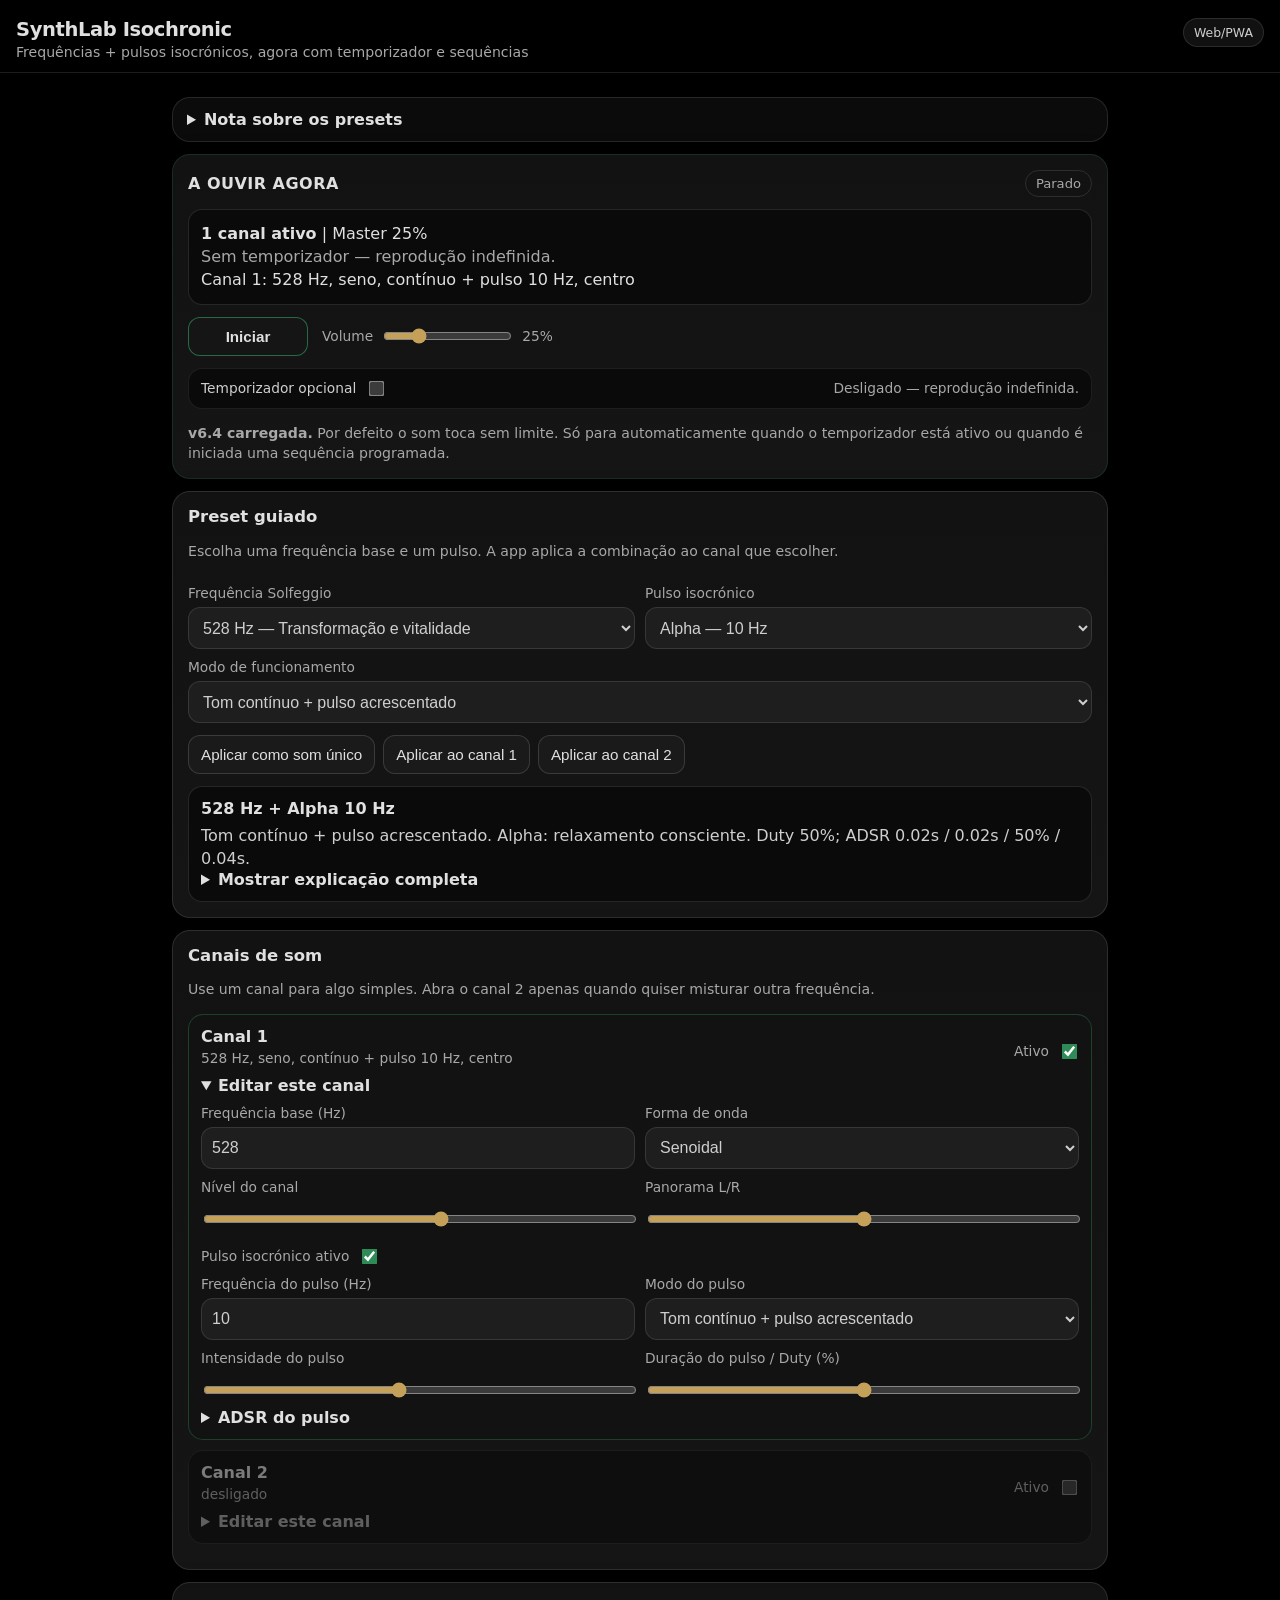
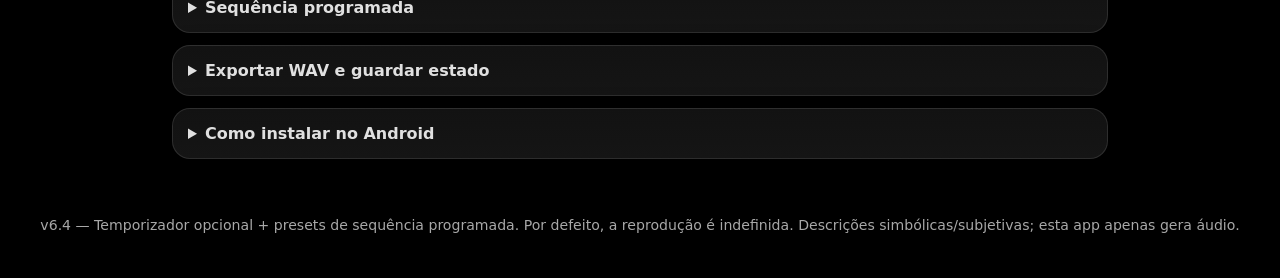
<file: index.html>
<!doctype html>
<html lang="pt-PT">
<head>
  <meta charset="utf-8" />
  <meta name="viewport" content="width=device-width, initial-scale=1, viewport-fit=cover" />
  <meta name="theme-color" content="#000000" />
  <meta name="description" content="SynthLab Isochronic PWA v6.4: gerador leve de frequências, pulsos isocrónicos, temporizador opcional e presets de sequências programadas." />
  <link rel="manifest" href="manifest.json?v=6_4" />
  <link rel="icon" href="icons/icon.svg?v=6_4" type="image/svg+xml" />
  <link rel="apple-touch-icon" href="icons/icon-192.png?v=6_4" />
  <title>SynthLab Isochronic</title>
  <link rel="stylesheet" href="style.css?v=6_4" />
</head>
<body>
  <header class="app-header">
    <div>
      <h1>SynthLab Isochronic</h1>
      <p class="subtitle">Frequências + pulsos isocrónicos, agora com temporizador e sequências</p>
    </div>
    <span class="pill" id="installState">v6.4 Web/PWA</span>
  </header>

  <main>
    <details class="notice">
      <summary>Nota sobre os presets</summary>
      <p>
        Os presets Solfeggio/isocrónicos são mapeamentos simbólicos, subjetivos e experimentais.
        Esta aplicação gera áudio para exploração sonora, relaxamento, meditação e estudo de frequências.
        Não é um dispositivo médico, não diagnostica, não trata, não cura e não previne doenças.
        Os presets não substituem aconselhamento médico, psicológico ou terapêutico profissional.
        Use volume baixo e interrompa a utilização se sentir desconforto.
      </p>
    </details>

    <section class="status-card" aria-live="polite">
      <div class="status-topline">
        <strong>A OUVIR AGORA</strong>
        <span id="engineState" class="state-off">Parado</span>
      </div>
      <div id="nowSummary" class="now-summary">Nenhum som ativo.</div>
      <div class="main-controls">
        <button id="playStop" class="primary">Iniciar</button>
        <label class="inline-control">Volume
          <input id="masterVolume" type="range" min="0" max="100" value="25" />
          <span id="masterLabel">25%</span>
        </label>
      </div>

      <div class="timer-strip" id="timerStrip">
        <div class="timer-topline">
          <label class="switch-row timer-switch">Temporizador opcional
            <input id="timerEnabled" type="checkbox" />
          </label>
          <span id="timerStatus" class="timer-status">Desligado — reprodução indefinida.</span>
        </div>
        <div class="timer-fields" id="timerFields">
          <label>Horas
            <input id="timerHours" type="number" min="0" max="24" step="1" value="0" />
          </label>
          <label>Minutos
            <input id="timerMinutes" type="number" min="0" max="59" step="1" value="20" />
          </label>
        </div>
      </div>

      <p class="safety-note"><strong>v6.4 carregada.</strong> Por defeito o som toca sem limite. Só para automaticamente quando o temporizador está ativo ou quando é iniciada uma sequência programada.</p>
    </section>

    <section class="card">
      <h2>Preset guiado</h2>
      <p class="hint">Escolha uma frequência base e um pulso. A app aplica a combinação ao canal que escolher.</p>
      <div class="grid two">
        <label>Frequência Solfeggio
          <select id="baseSelect"></select>
        </label>
        <label>Pulso isocrónico
          <select id="pulseSelect"></select>
        </label>
      </div>
      <label>Modo de funcionamento
        <select id="modeSelect">
          <option value="continuous_plus_pulse">Tom contínuo + pulso acrescentado</option>
          <option value="pulse_base">Pulsar o tom base</option>
        </select>
      </label>
      <div class="button-row">
        <button id="applySingle">Aplicar como som único</button>
        <button id="applyCh1">Aplicar ao canal 1</button>
        <button id="applyCh2">Aplicar ao canal 2</button>
      </div>
      <div class="explain-box">
        <div id="presetTitle" class="preset-title"></div>
        <div id="presetShort" class="preset-short"></div>
        <details>
          <summary>Mostrar explicação completa</summary>
          <p id="presetFull"></p>
        </details>
      </div>
    </section>

    <section class="card">
      <h2>Canais de som</h2>
      <p class="hint">Use um canal para algo simples. Abra o canal 2 apenas quando quiser misturar outra frequência.</p>
      <div id="channels"></div>
    </section>

    <details class="card details-card sequence-card">
      <summary>Sequência programada</summary>
      <p class="hint">
        Para sessões em etapas: cada linha define frequência base, pulso e duração. Exemplo incluído:
        Escolha um preset de sequência ou edite manualmente cada etapa. O campo Pulso aceita decimais: 0.1, 0.5 ou 0,1 / 0,5.
      </p>

      <div class="sequence-preset-row">
        <label>Preset de sequência
          <select id="sequencePresetSelect"></select>
        </label>
        <button id="loadSequencePreset" type="button">Carregar preset</button>
      </div>
      <p id="sequencePresetDesc" class="hint sequence-preset-desc"></p>
      <div id="sequenceRows" class="sequence-rows"></div>
      <div class="button-row">
        <button id="addSequenceFromPreset">Adicionar preset atual</button>
        <button id="addSequenceCustom">Adicionar linha vazia</button>
        <button id="startSequence" class="sequence-start">Iniciar sequência</button>
        <button id="stopSequence">Parar sequência</button>
      </div>
      <label class="switch-row sequence-loop">Repetir a sequência quando chegar ao fim
        <input id="sequenceLoop" type="checkbox" />
      </label>
      <p id="sequenceStatus" class="hint sequence-status">Sequência parada.</p>
    </details>

    <details class="card details-card export-card">
      <summary>Exportar WAV e guardar estado</summary>
      <div class="grid two padded-top">
        <label>Duração WAV (s)
          <input id="wavDuration" type="number" min="1" max="600" step="1" value="30" />
        </label>
        <label>Nome do ficheiro
          <input id="wavName" type="text" value="synthlab_isochronic.wav" />
        </label>
      </div>
      <div class="button-row">
        <button id="exportWav">Exportar WAV</button>
        <button id="saveState">Guardar estado</button>
        <button id="loadState">Carregar estado</button>
      </div>
      <p class="hint">A exportação em telemóveis pode demorar alguns segundos. Para ficheiros longos, use durações moderadas.</p>
    </details>

    <details class="card details-card">
      <summary>Como instalar no Android</summary>
      <ol>
        <li>Abrir o link da aplicação no <strong>Chrome Android</strong>, com Internet ligada.</li>
        <li>Esperar que a aplicação carregue completamente.</li>
        <li>Abrir o menu do Chrome nos três pontos <strong>⋮</strong>.</li>
        <li>Escolher a opção que aparecer: <strong>Instalar app</strong>, <strong>Criar atalho</strong>, <strong>Adicionar ao ecrã principal</strong> ou <strong>Adicionar à página inicial</strong>.</li>
        <li>Confirmar a criação do ícone.</li>
        <li>Abrir a aplicação pelo novo ícone ainda com Internet ligada.</li>
        <li>Esperar 20–30 segundos e abrir pelo menos um preset.</li>
        <li>Fechar a aplicação, ativar <strong>Modo avião</strong> e abrir novamente pelo ícone.</li>
      </ol>
      <p class="hint">Se abrir e mostrar os presets em modo avião, ficou disponível offline. A Internet só é necessária para o primeiro carregamento e para futuras atualizações.</p>
    </details>
  </main>

  <footer>
    <p>v6.4 — Temporizador opcional + presets de sequência programada. Por defeito, a reprodução é indefinida. Descrições simbólicas/subjetivas; esta app apenas gera áudio.</p>
  </footer>

  <script src="presets.js?v=6_4"></script>
  <script src="app.js?v=6_4"></script>
</body>
</html>
</file>
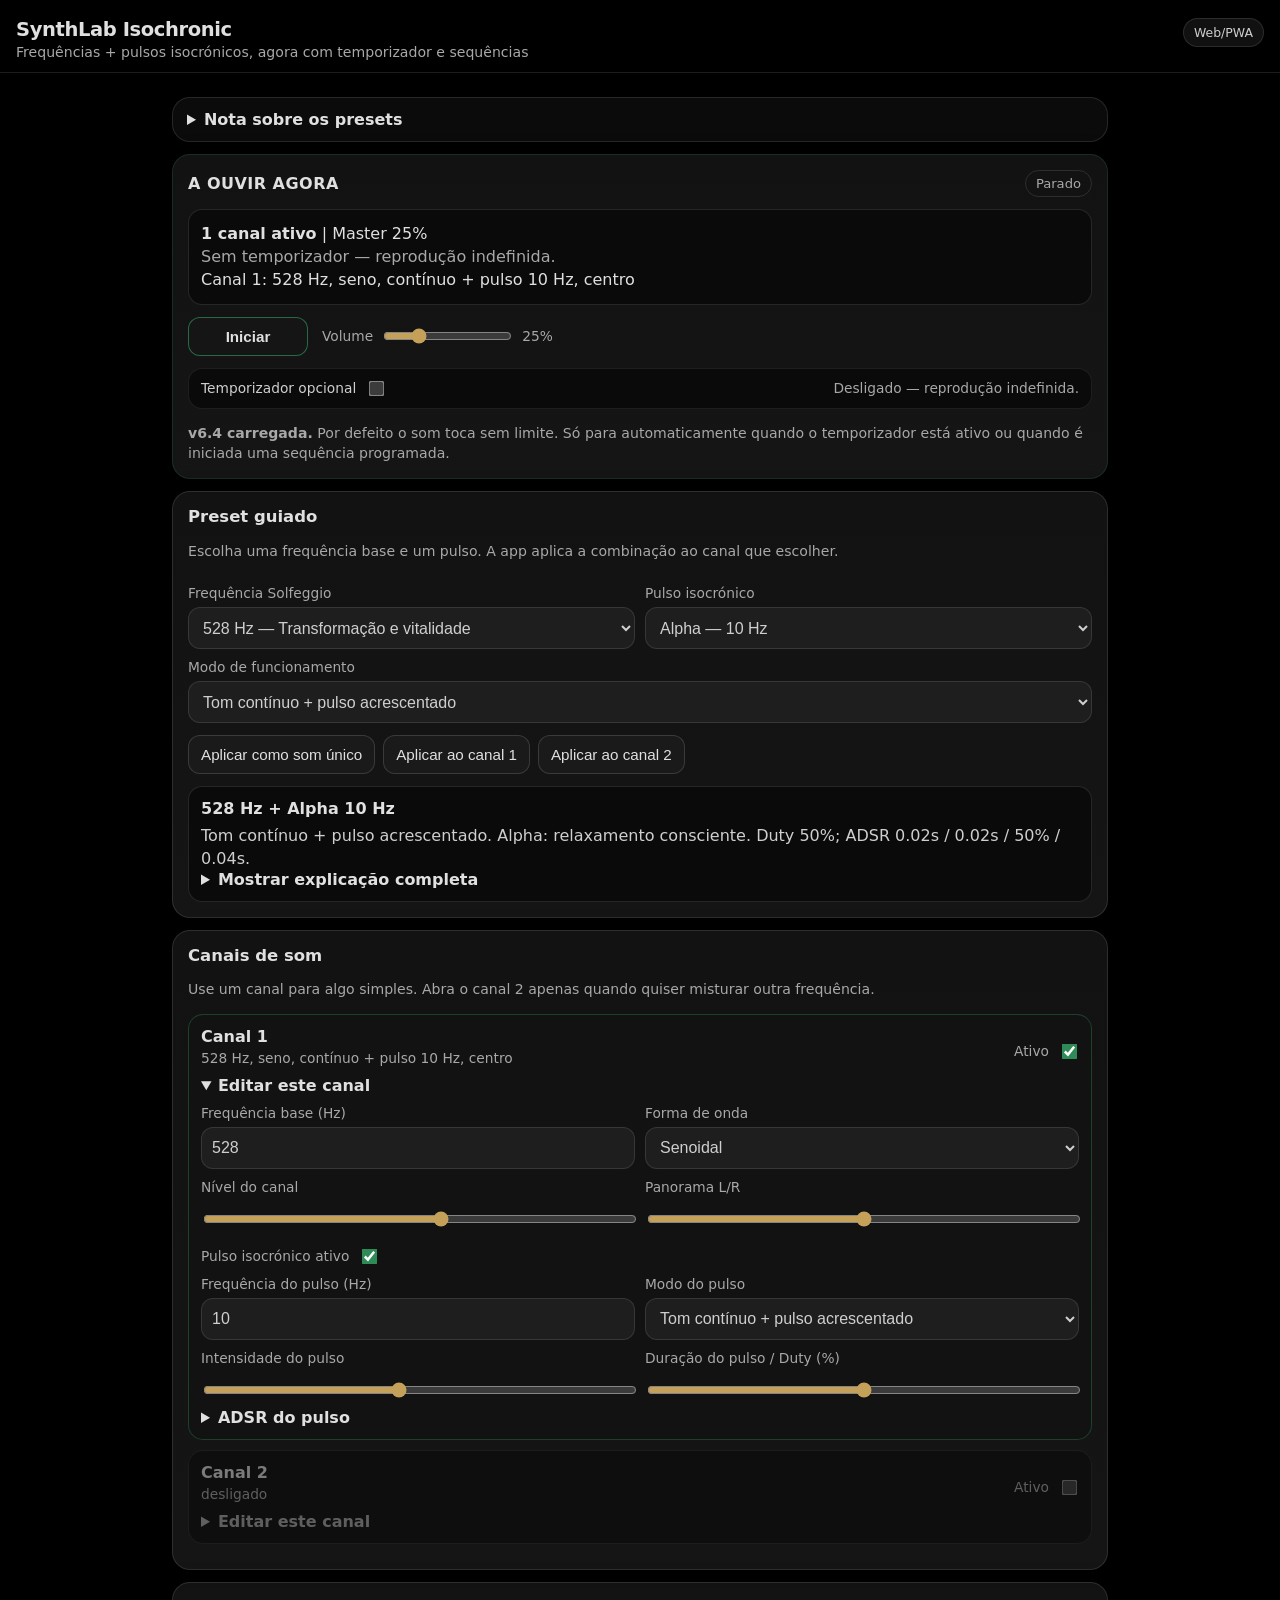
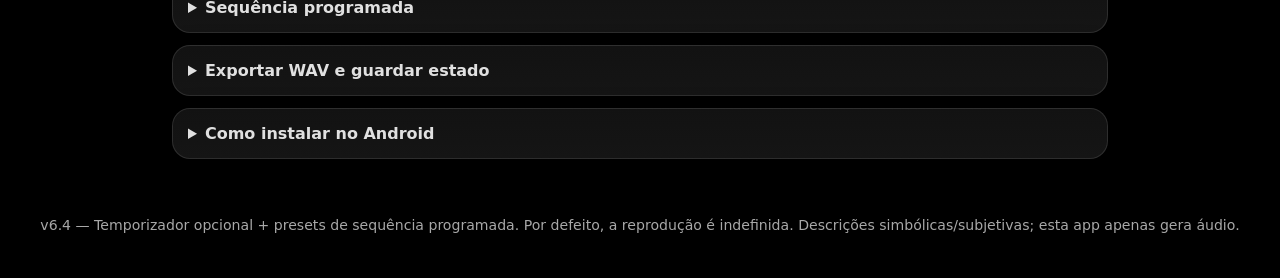
<file: limpar_cache.html>
<!doctype html>
<html lang="pt-PT">
<head>
  <meta charset="utf-8" />
  <meta name="viewport" content="width=device-width, initial-scale=1" />
  <title>SynthLab — limpar cache</title>
  <style>
    body{background:#000;color:#e0e0e0;font-family:system-ui,-apple-system,Segoe UI,sans-serif;max-width:720px;margin:0 auto;padding:32px;line-height:1.55}
    .box{border:1px solid rgba(255,255,255,.18);border-radius:16px;padding:20px;background:#121212}
    button,a{display:inline-block;margin-top:12px;padding:12px 16px;border-radius:12px;border:1px solid rgba(255,255,255,.24);background:#1e1e1e;color:#e0e0e0;text-decoration:none;font-weight:700}
    .ok{color:#7ed8a8}.warn{color:#c5a059}
  </style>
</head>
<body>
  <div class="box">
    <h1>SynthLab — limpar versão antiga</h1>
    <p>Esta página remove service workers, caches e estado local antigos desta PWA e depois abre a versão v6.4.</p>
    <p id="status" class="warn">A limpar...</p>
    <button id="again">Limpar novamente</button>
    <a href="index.html?v=6_3_manual">Abrir v6.4 manualmente</a>
  </div>
  <script>
    async function clearSynthLab() {
      const status = document.getElementById('status');
      try {
        if ('serviceWorker' in navigator) {
          const regs = await navigator.serviceWorker.getRegistrations();
          await Promise.all(regs.map(r => r.unregister()));
        }
        if ('caches' in window) {
          const names = await caches.keys();
          await Promise.all(names.map(n => caches.delete(n)));
        }
        try { localStorage.clear(); } catch(e) {}
        try { sessionStorage.clear(); } catch(e) {}
        status.textContent = 'Limpeza concluída. A abrir v6.4...';
        status.className = 'ok';
        setTimeout(() => { location.href = 'index.html?v=6_3_' + Date.now(); }, 900);
      } catch (err) {
        status.textContent = 'Não consegui limpar tudo automaticamente. Usa o botão para abrir a v6.4 manualmente.';
        console.error(err);
      }
    }
    document.getElementById('again').addEventListener('click', clearSynthLab);
    clearSynthLab();
  </script>
</body>
</html>
</file>
<file: style.css>
:root {
  --bg: #000000;
  --card: #121212;
  --card2: #151515;
  --input: #1E1E1E;
  --text: #E0E0E0;
  --text-soft: #CFCFCF;
  --muted: #A8A8A8;
  --line: rgba(224,224,224,.13);
  --line-soft: rgba(224,224,224,.09);
  --line-focus: rgba(197,160,89,.58);
  --slider: #C5A059;       /* ouro-sândalo: reservado para sliders e foco */
  --slider-soft: rgba(197,160,89,.12);
  --success: #2E8B57;      /* verde esmeralda: ativação/conclusão */
  --success-soft: rgba(46,139,87,.12);
  --danger: #9A4B4B;
  --shadow: 0 10px 26px rgba(0,0,0,.50);
  color-scheme: dark;
  font-family: system-ui, -apple-system, BlinkMacSystemFont, "Segoe UI", sans-serif;
}
* { box-sizing: border-box; }
html, body { margin: 0; padding: 0; background: var(--bg); color: var(--text); }
body { min-height: 100vh; }
.app-header {
  padding: 18px 16px 12px;
  display: flex;
  gap: 12px;
  justify-content: space-between;
  align-items: flex-start;
  position: sticky;
  top: 0;
  z-index: 10;
  background: linear-gradient(180deg, rgba(0,0,0,.98), rgba(0,0,0,.90));
  backdrop-filter: blur(8px);
  border-bottom: 1px solid var(--line);
}
h1 { margin: 0; font-size: 1.22rem; letter-spacing: -.02em; color: var(--text); }
.subtitle { margin: 3px 0 0; color: var(--muted); font-size: .88rem; }
.pill {
  border: 1px solid var(--line);
  border-radius: 999px;
  padding: 6px 10px;
  font-size: .78rem;
  color: var(--text-soft);
  background: #111111;
  white-space: nowrap;
}
main { width: min(960px, 100%); margin: 0 auto; padding: 12px; }
.card, .status-card, .notice {
  background: linear-gradient(180deg, var(--card), var(--card2));
  border: 1px solid var(--line);
  border-radius: 18px;
  padding: 15px;
  margin: 12px 0;
  box-shadow: var(--shadow);
}
.status-card { border-color: rgba(46,139,87,.22); }
.notice {
  padding: 12px 14px;
  background: #0B0B0B;
  box-shadow: none;
}
.notice summary {
  cursor: pointer;
  color: var(--text);
  font-weight: 700;
}
.notice p { color: var(--muted); line-height: 1.48; margin-bottom: 0; }
.status-topline { display: flex; justify-content: space-between; align-items: center; gap: 10px; }
.status-topline strong { color: var(--text); letter-spacing: .03em; }
.state-off, .state-on {
  border-radius: 999px;
  padding: 5px 10px;
  font-size: .82rem;
  border: 1px solid var(--line);
}
.state-off { color: var(--muted); }
.state-on { color: #DDEEE5; border-color: rgba(46,139,87,.62); background: var(--success-soft); }
.now-summary {
  margin: 12px 0;
  padding: 12px;
  background: #0A0A0A;
  border: 1px solid var(--line);
  border-radius: 14px;
  line-height: 1.45;
  min-height: 46px;
  color: var(--text);
}
.now-summary strong { color: var(--text); }
.main-controls { display: flex; align-items: center; gap: 14px; flex-wrap: wrap; }
button {
  border: 1px solid rgba(224,224,224,.16);
  border-radius: 12px;
  background: #1A1A1A;
  color: var(--text);
  padding: 10px 12px;
  font-size: .95rem;
  cursor: pointer;
  box-shadow: none;
}
button:hover { border-color: rgba(224,224,224,.26); background: #202020; }
button:active { transform: translateY(1px); }
button.primary {
  background: #151515;
  color: var(--text);
  border: 1px solid rgba(46,139,87,.72);
  font-weight: 800;
  min-width: 120px;
}
button.primary:hover { background: rgba(46,139,87,.10); }
button.stop {
  background: #5A2525;
  color: #F2E6E6;
  border-color: #8A4141;
}
#exportWav {
  border-color: rgba(46,139,87,.88);
  background: rgba(46,139,87,.06);
  color: var(--text);
  font-weight: 750;
}
#exportWav:hover { background: rgba(46,139,87,.13); }
#saveState, #loadState {
  border-color: rgba(224,224,224,.16);
  color: var(--text);
}
.button-row { display: flex; gap: 8px; flex-wrap: wrap; margin-top: 12px; }
h2 { margin: 0 0 8px; font-size: 1.03rem; color: var(--text); }
.hint, .safety-note, footer { color: var(--muted); font-size: .88rem; line-height: 1.45; }
.safety-note { margin-bottom: 0; }
.grid { display: grid; gap: 10px; }
.grid.two { grid-template-columns: 1fr 1fr; }
label { display: grid; gap: 6px; color: var(--muted); font-size: .86rem; margin-top: 10px; }
.inline-control { display: flex; align-items: center; gap: 8px; margin: 0; }
input, select {
  width: 100%;
  min-height: 42px;
  border-radius: 12px;
  border: 1px solid var(--line);
  background: var(--input);
  color: var(--text-soft);
  padding: 8px 10px;
  font-size: 1rem;
  outline: none;
}
input:focus, select:focus {
  border-color: var(--line-focus);
  box-shadow: 0 0 0 2px var(--slider-soft);
}
select option { color: var(--text); background: var(--input); }
input[type="range"] {
  padding: 0;
  min-height: 32px;
  border: 0;
  background: transparent;
  accent-color: var(--slider);
}
input[type="range"]:focus { box-shadow: none; }
input[type="checkbox"] {
  accent-color: var(--success);
}
.explain-box {
  margin-top: 12px;
  padding: 12px;
  background: #0A0A0A;
  border-radius: 14px;
  border: 1px solid var(--line);
}
.preset-title { font-weight: 800; margin-bottom: 6px; color: var(--text); }
.preset-short { color: var(--text-soft); line-height: 1.45; }
details { color: var(--muted); }
details summary { cursor: pointer; color: var(--text); font-weight: 700; }
details p, details li { line-height: 1.48; }
.channel-card {
  margin: 10px 0;
  padding: 12px;
  border: 1px solid var(--line);
  background: #0E0E0E;
  border-radius: 15px;
  transition: opacity .18s ease, border-color .18s ease, background .18s ease;
}
.channel-card.channel-active {
  border-color: rgba(46,139,87,.38);
  background: #121212;
  opacity: 1;
}
.channel-card.channel-inactive {
  opacity: .50;
  background: #090909;
}
.channel-head { display: flex; align-items: center; justify-content: space-between; gap: 10px; }
.channel-title { font-weight: 800; color: var(--text); }
.channel-active .channel-title { color: var(--text); }
.channel-mini { color: var(--muted); font-size: .86rem; margin-top: 4px; }
.switch-row { display: flex; align-items: center; gap: 10px; }
.switch-row input { width: auto; min-height: auto; transform: scale(1.2); }
.advanced { margin-top: 10px; }
.channel-inactive .advanced summary { color: var(--muted); }
.small-grid { display: grid; grid-template-columns: repeat(2, 1fr); gap: 8px; }
.padded-top { padding-top: 10px; }
code {
  background: rgba(224,224,224,.08);
  color: var(--text-soft);
  padding: 2px 5px;
  border-radius: 6px;
}
footer { padding: 18px 12px 28px; text-align: center; }
@media (max-width: 700px) {
  .grid.two, .small-grid { grid-template-columns: 1fr; }
  .app-header { padding-top: calc(14px + env(safe-area-inset-top)); }
  main { padding: 8px; }
  .card, .status-card, .notice { border-radius: 16px; padding: 13px; }
  .main-controls { align-items: stretch; }
  .inline-control { width: 100%; }
  h1 { font-size: 1.12rem; }
}

/* v6 — temporizador opcional e sequência programada */
.timer-strip {
  margin-top: 12px;
  padding: 10px 12px;
  border: 1px solid var(--line-soft);
  border-radius: 14px;
  background: #0A0A0A;
}
.timer-strip.timer-active {
  border-color: rgba(46,139,87,.36);
  background: rgba(46,139,87,.055);
}
.timer-topline {
  display: flex;
  align-items: center;
  justify-content: space-between;
  gap: 10px;
  flex-wrap: wrap;
}
.timer-switch { margin-top: 0; color: var(--text-soft); }
.timer-status {
  color: var(--muted);
  font-size: .86rem;
}
.timer-fields {
  display: none;
  grid-template-columns: repeat(2, minmax(0, 1fr));
  gap: 10px;
  margin-top: 8px;
}
.timer-fields.timer-fields-visible { display: grid; }
.sequence-card summary {
  display: list-item;
}
.sequence-rows {
  display: grid;
  gap: 10px;
  margin-top: 10px;
}
.sequence-row {
  padding: 12px;
  border: 1px solid var(--line-soft);
  border-radius: 14px;
  background: #0A0A0A;
}
.sequence-row.sequence-current {
  border-color: rgba(46,139,87,.56);
  background: rgba(46,139,87,.07);
}
.sequence-row-head {
  display: flex;
  align-items: center;
  justify-content: space-between;
  gap: 8px;
  margin-bottom: 8px;
}
.sequence-row-head strong {
  color: var(--text);
  font-size: .94rem;
}
.sequence-grid {
  display: grid;
  grid-template-columns: 1.2fr 1fr 1fr .7fr .8fr 1fr 1.2fr;
  gap: 8px;
  align-items: end;
}
.sequence-grid label { margin-top: 0; }
button.small {
  padding: 7px 9px;
  border-radius: 10px;
  font-size: .82rem;
}
button.danger-soft {
  border-color: rgba(154,75,75,.46);
  color: #E6CACA;
  background: rgba(154,75,75,.08);
}
button.sequence-start {
  border-color: rgba(46,139,87,.88);
  background: rgba(46,139,87,.08);
  font-weight: 750;
}
.sequence-loop {
  margin-top: 12px;
  justify-content: flex-start;
  color: var(--text-soft);
}
.sequence-status {
  margin-bottom: 0;
}
.now-mode {
  color: var(--muted);
}
@media (max-width: 900px) {
  .sequence-grid { grid-template-columns: repeat(2, minmax(0, 1fr)); }
}
@media (max-width: 520px) {
  .timer-topline { align-items: flex-start; }
  .timer-fields { grid-template-columns: 1fr 1fr; }
  .sequence-grid { grid-template-columns: 1fr; }
}
</file>
